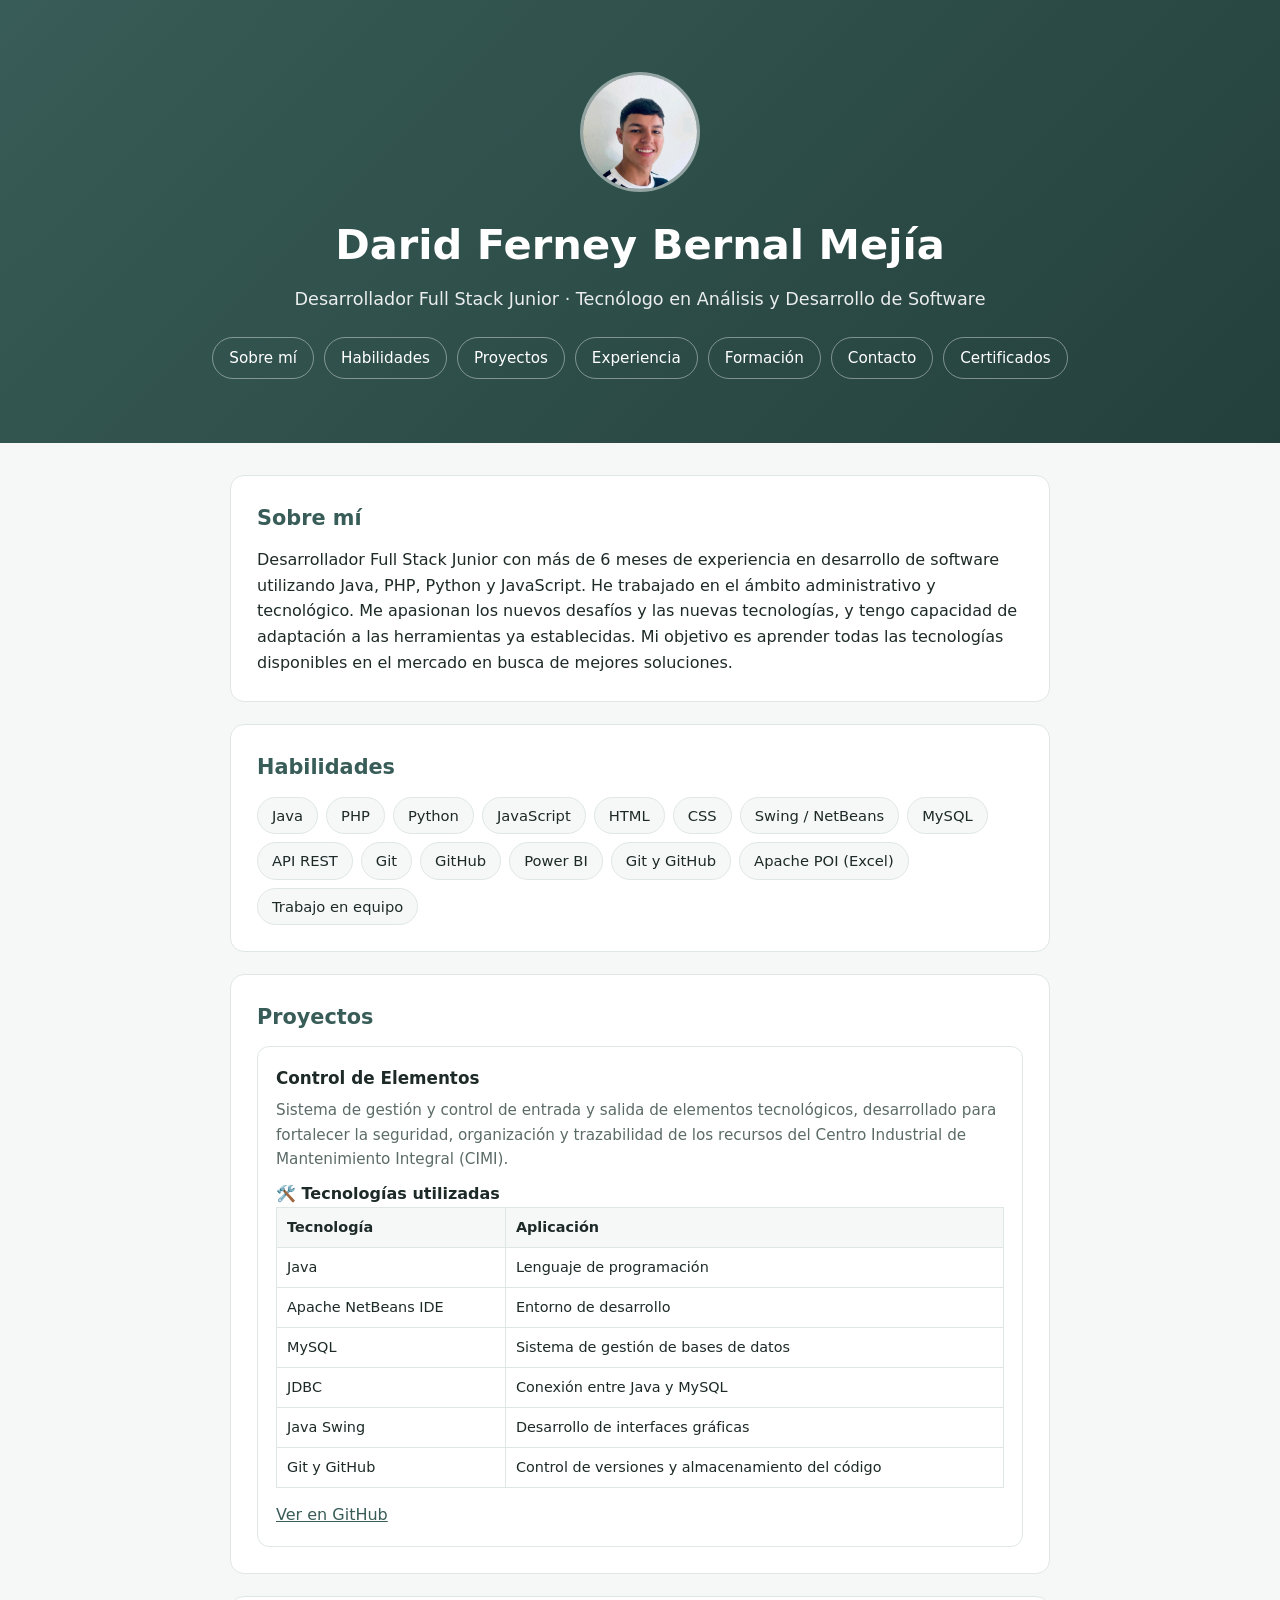
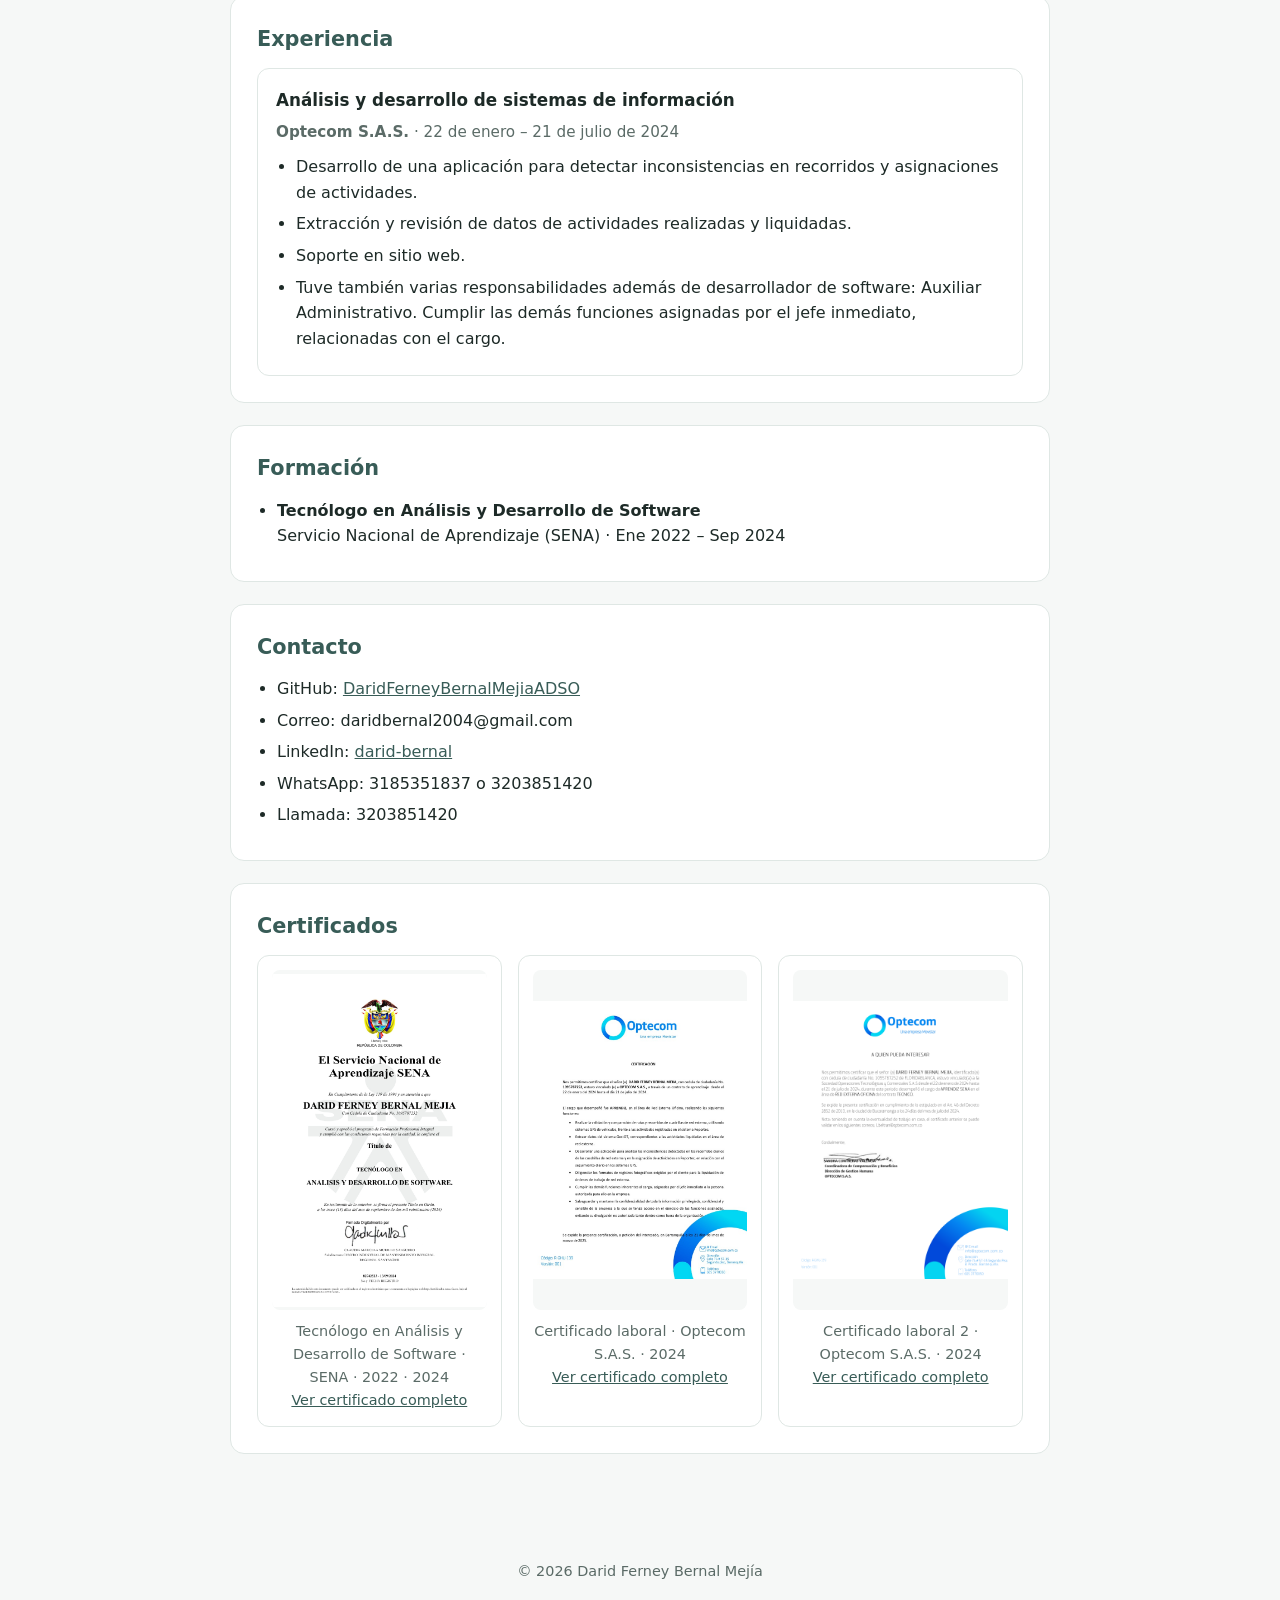
<file: index.html>
<!DOCTYPE html>
<html lang="es">
<head>
<meta charset="UTF-8">
<meta name="viewport" content="width=device-width, initial-scale=1">
<title>Darid Ferney Bernal Mejía | Portafolio</title>
<meta name="description" content="Desarrollador Full Stack, Tecnólogo en Análisis y Desarrollo de Software (SENA). Java, PHP, Python, JavaScript y MySQL.">
<link rel="stylesheet" href="css/estilos.css">
</head>
<body>

<header>
  <img class="avatar" src="imagen_darid.jpg" alt="Foto de Darid">
  <h1>Darid Ferney Bernal Mejía</h1>
  <p>Desarrollador Full Stack Junior · Tecnólogo en Análisis y Desarrollo de Software</p>
  <nav>
    <a href="#sobre-mi">Sobre mí</a>
    <a href="#habilidades">Habilidades</a>
    <a href="#proyectos">Proyectos</a>
    <a href="#experiencia">Experiencia</a>
    <a href="#formacion">Formación</a>
    <a href="#contacto">Contacto</a>
    <a href="#certificados">Certificados</a>
  </nav>
</header>

<main>

  <section id="sobre-mi">
    <h2>Sobre mí</h2>
    <p>
      Desarrollador Full Stack Junior con más de 6 meses de experiencia en desarrollo de software utilizando
      Java, PHP, Python y JavaScript. He trabajado en el ámbito administrativo y tecnológico. Me apasionan
      los nuevos desafíos y las nuevas tecnologías, y tengo capacidad de adaptación a las herramientas ya
      establecidas. Mi objetivo es aprender todas las tecnologías disponibles en el mercado en busca de
      mejores soluciones.
    </p>
  </section>

  <section id="habilidades">
    <h2>Habilidades</h2>
    <div class="tags">
      <span>Java</span>
      <span>PHP</span>
      <span>Python</span>
      <span>JavaScript</span>
      <span>HTML</span>
      <span>CSS</span>
      <span>Swing / NetBeans</span>
      <span>MySQL</span>
      <span>API REST</span>
      <span>Git</span>
      <span>GitHub</span>
      <span>Power BI</span>
      <span>Git y GitHub</span>
      <span>Apache POI (Excel)</span>
      <span>Trabajo en equipo</span>
    </div>
  </section>

  <section id="proyectos">
    <h2>Proyectos</h2>
    <div class="grid">
      <div class="proj">
        <h3>Control de Elementos</h3>
        <p>Sistema de gestión y control de entrada y salida de elementos tecnológicos, desarrollado para fortalecer la seguridad, organización y trazabilidad de los recursos del Centro Industrial de Mantenimiento Integral (CIMI). </p>
        <h4>🛠️ Tecnologías utilizadas</h4>
        <div class="tabla-contenedor">
          <table class="tabla-tecnologias">
            <thead>
              <tr>
                <th scope="col">Tecnología</th>
                <th scope="col">Aplicación</th>
              </tr>
            </thead>
            <tbody>
              <tr><td>Java</td><td>Lenguaje de programación</td></tr>
              <tr><td>Apache NetBeans IDE</td><td>Entorno de desarrollo</td></tr>
              <tr><td>MySQL</td><td>Sistema de gestión de bases de datos</td></tr>
              <tr><td>JDBC</td><td>Conexión entre Java y MySQL</td></tr>
              <tr><td>Java Swing</td><td>Desarrollo de interfaces gráficas</td></tr>
              <tr><td>Git y GitHub</td><td>Control de versiones y almacenamiento del código</td></tr>
            </tbody>
          </table>
        </div>
        <a href="https://github.com/DaridFerneyBernalMejiaADSO/control-elementos">Ver en GitHub</a>
      </div>
    </div>
  </section>

  <section id="experiencia">
    <h2>Experiencia</h2>
    <div class="proj">
      <h3>Análisis y desarrollo de sistemas de información</h3>
      <p><strong>Optecom S.A.S.</strong> · 22 de enero – 21 de julio de 2024</p>
      <ul>
        <li>Desarrollo de una aplicación para detectar inconsistencias en recorridos y asignaciones de actividades.</li>
        <li>Extracción y revisión de datos de actividades realizadas y liquidadas.</li>
        <li>Soporte en sitio web.</li>
        <li>Tuve también varias responsabilidades además de desarrollador de software: Auxiliar Administrativo. Cumplir las demás funciones asignadas por el jefe inmediato, relacionadas con el cargo. </li>
       
        
        
      </ul>
    </div>
  </section>

  <section id="formacion">
    <h2>Formación</h2>
    <ul>
      <li><strong>Tecnólogo en Análisis y Desarrollo de Software</strong><br>Servicio Nacional de Aprendizaje (SENA) · Ene 2022 – Sep 2024</li>
    </ul>
  </section>

  <section id="contacto">
    <h2>Contacto</h2>
    <ul>
      <li>GitHub: <a href="https://github.com/DaridFerneyBernalMejiaADSO">DaridFerneyBernalMejiaADSO</a></li>
      <li>Correo: daridbernal2004@gmail.com</li>
      <li>LinkedIn: <a href="https://www.linkedin.com/in/darid-bernal">darid-bernal</a></li>
      <li>WhatsApp: 3185351837 o 3203851420</li>
      <li>Llamada: 3203851420</li>
    </ul>
  </section>

  <section id="certificados">
    <h2>Certificados</h2>
    <div class="certificados-grid">
      <figure class="certificado">
        <a href="certificados/tecnologo-sena.pdf" target="_blank" rel="noopener noreferrer">
          <img src="certificados/tecnologo-sena.jpg" alt="Vista previa del certificado de Tecnólogo en Análisis y Desarrollo de Software del SENA">
        </a>
        <figcaption>
          Tecnólogo en Análisis y Desarrollo de Software · SENA · 2022 · 2024<br>
          <a href="certificados/tecnologo-sena.pdf" target="_blank" rel="noopener noreferrer">Ver certificado completo</a>
        </figcaption>
      </figure>
      <figure class="certificado">
        <a href="certificados/experiencia-optecom.pdf" target="_blank" rel="noopener noreferrer">
          <img src="certificados/experiencia-optecom.jpg" alt="Primera página del certificado laboral de Optecom S.A.S.">
        </a>
        <figcaption>
          Certificado laboral · Optecom S.A.S. · 2024<br>
          <a href="certificados/experiencia-optecom.pdf" target="_blank" rel="noopener noreferrer">Ver certificado completo</a>
        </figcaption>
      </figure>
      <figure class="certificado">
        <a href="certificados/experiencia-optecom-2.pdf" target="_blank" rel="noopener noreferrer">
          <img src="certificados/experiencia-optecom-2.png" alt="Primera página del segundo certificado laboral de Optecom S.A.S.">
        </a>
        <figcaption>
          Certificado laboral 2 · Optecom S.A.S. · 2024<br>
          <a href="certificados/experiencia-optecom-2.pdf" target="_blank" rel="noopener noreferrer">Ver certificado completo</a>
        </figcaption>
      </figure>
    </div>
  </section>

</main>

<footer>© 2026 Darid Ferney Bernal Mejía</footer>

</body>
</html>
</file>
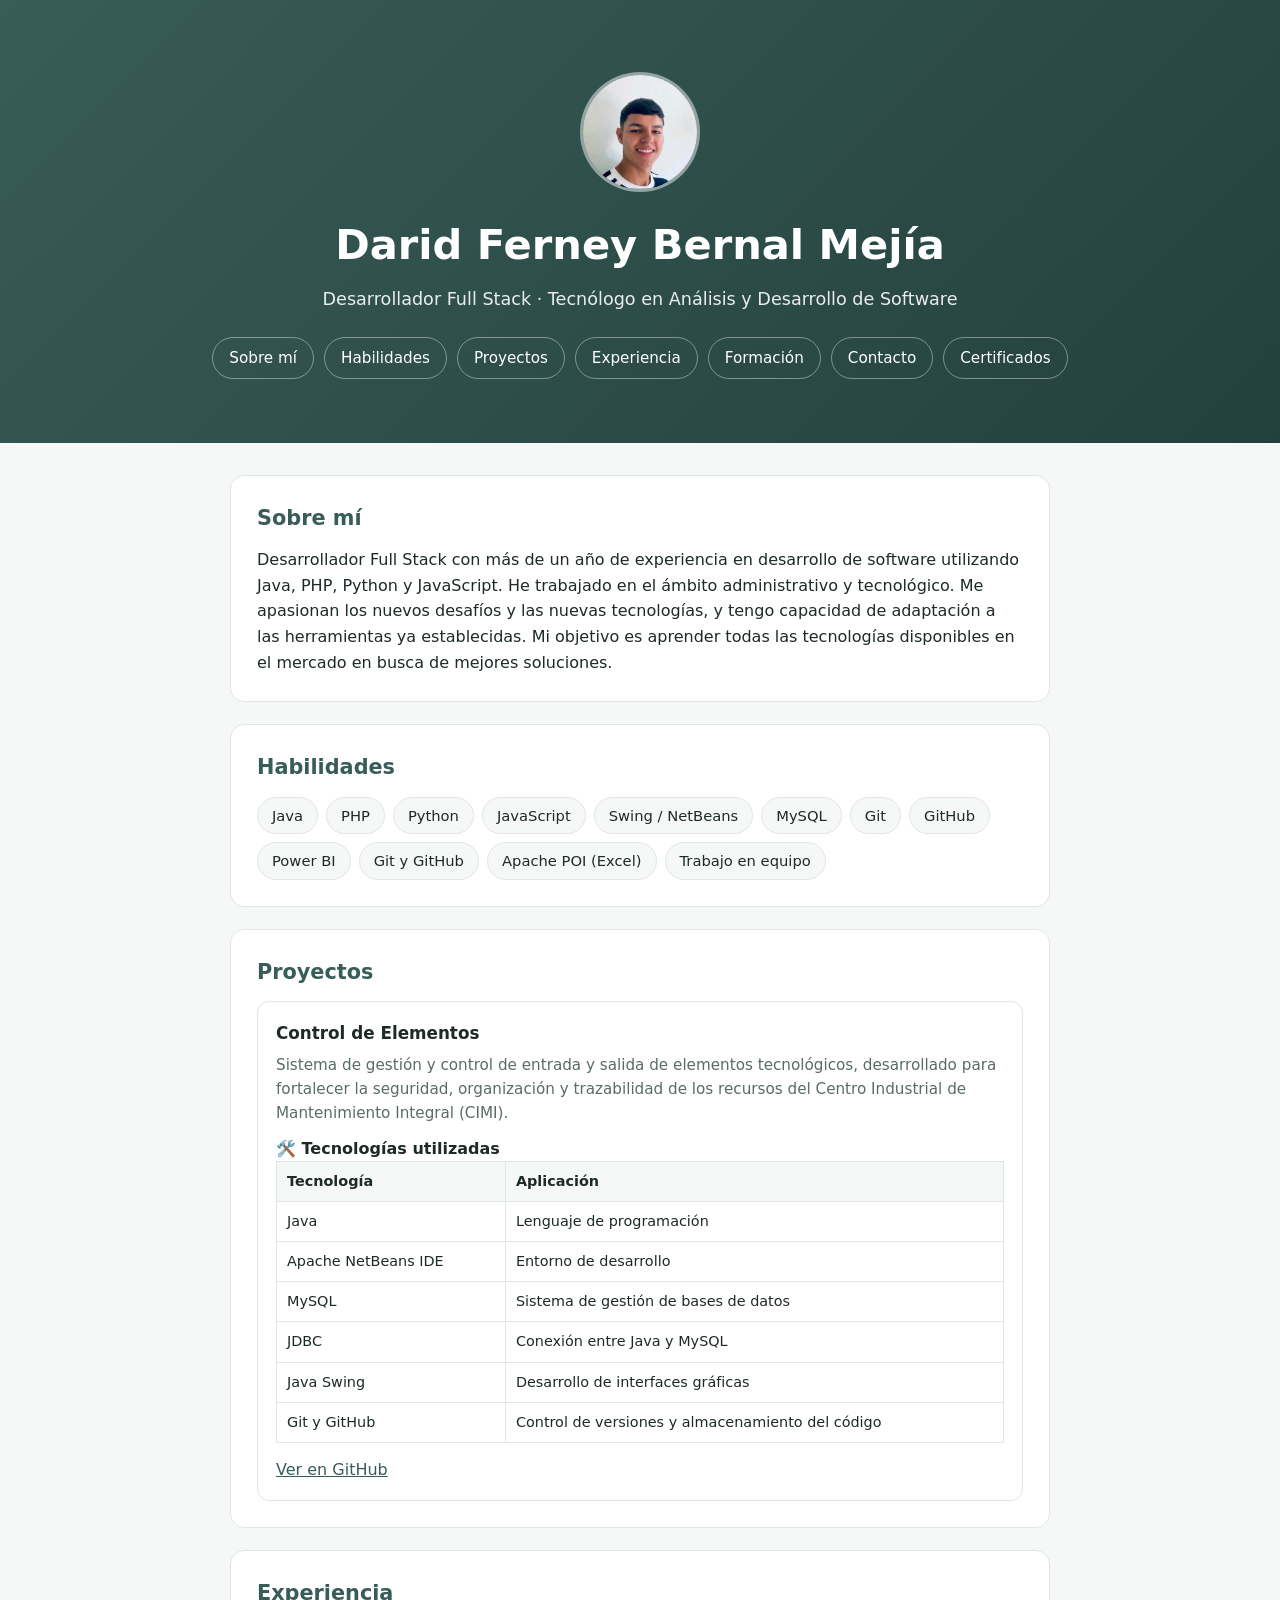
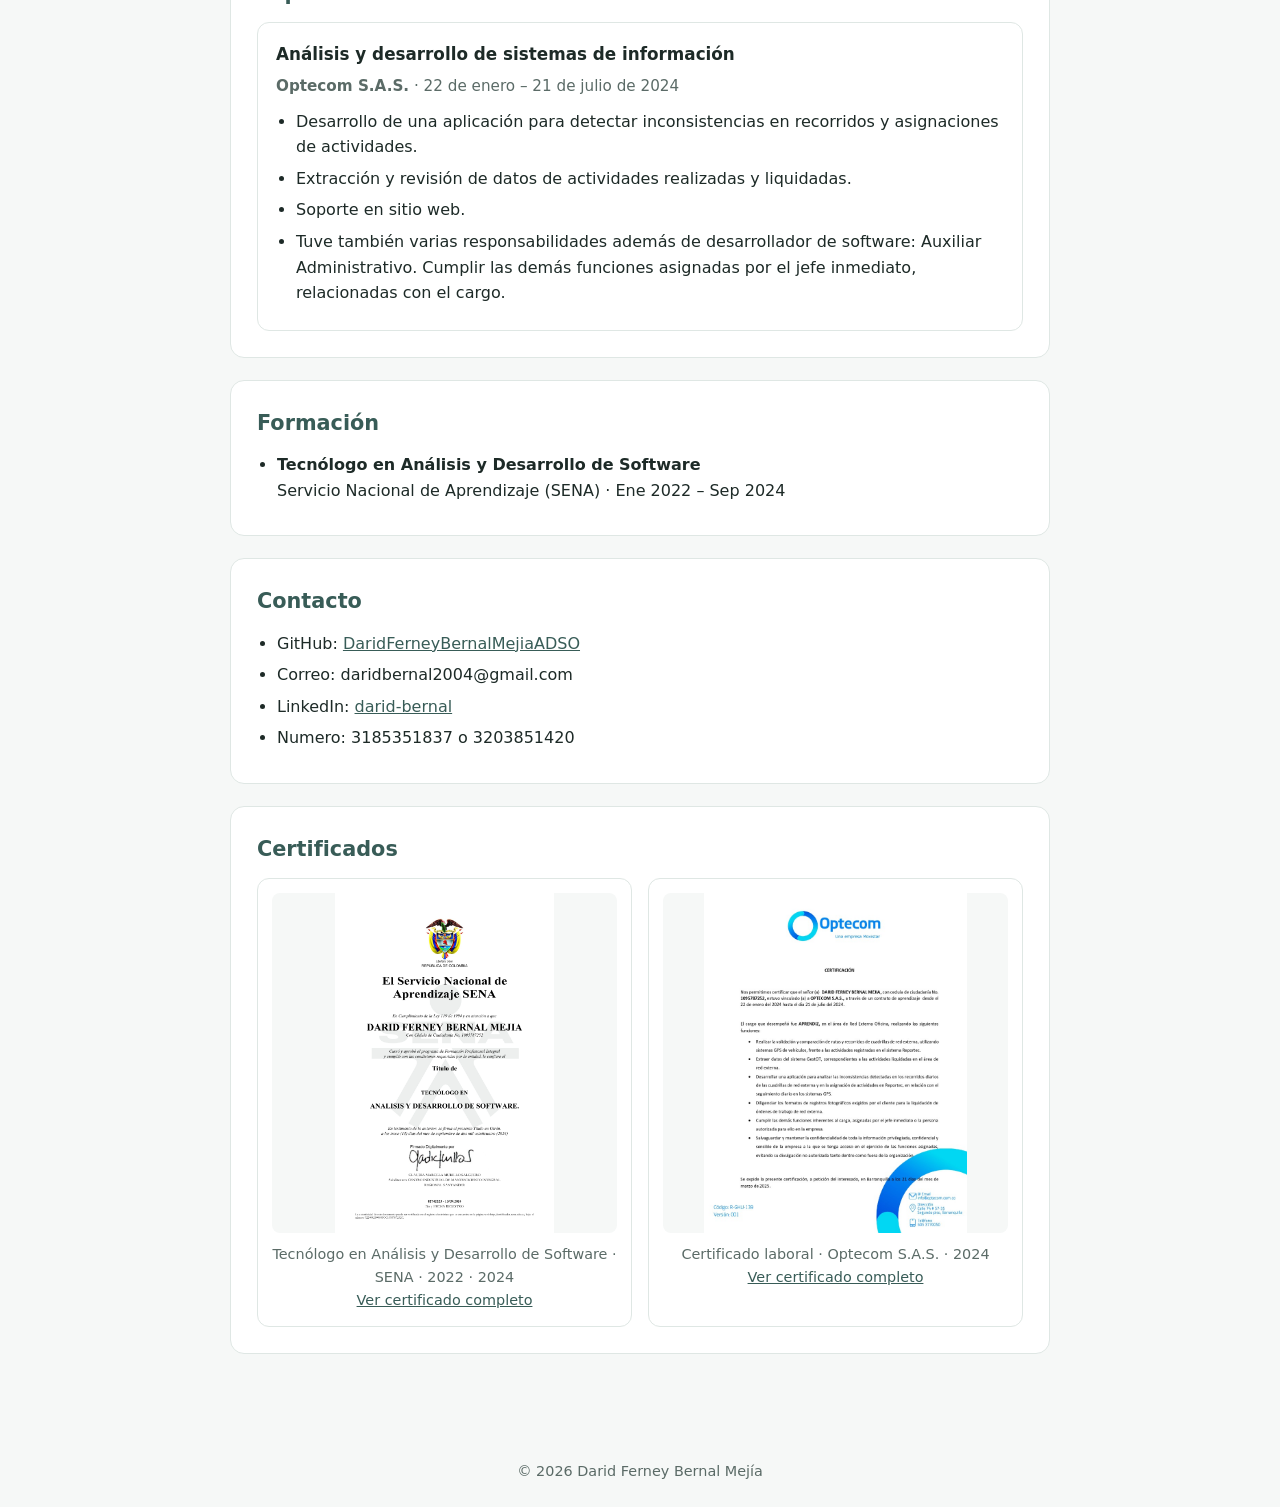
<file: index .html>
<!DOCTYPE html>
<html lang="es">
<head>
<meta charset="UTF-8">
<meta name="viewport" content="width=device-width, initial-scale=1">
<title>Darid Ferney Bernal Mejía | Portafolio</title>
<meta name="description" content="Desarrollador Full Stack, Tecnólogo en Análisis y Desarrollo de Software (SENA). Java, PHP, Python, JavaScript y MySQL.">
<link rel="stylesheet" href="css/estilos.css">
</head>
<body>

<header>
  <img class="avatar" src="imagen_darid.jpg" alt="Foto de Darid">
  <h1>Darid Ferney Bernal Mejía</h1>
  <p>Desarrollador Full Stack · Tecnólogo en Análisis y Desarrollo de Software</p>
  <nav>
    <a href="#sobre-mi">Sobre mí</a>
    <a href="#habilidades">Habilidades</a>
    <a href="#proyectos">Proyectos</a>
    <a href="#experiencia">Experiencia</a>
    <a href="#formacion">Formación</a>
    <a href="#contacto">Contacto</a>
    <a href="#certificados">Certificados</a>
  </nav>
</header>

<main>

  <section id="sobre-mi">
    <h2>Sobre mí</h2>
    <p>
      Desarrollador Full Stack con más de un año de experiencia en desarrollo de software utilizando
      Java, PHP, Python y JavaScript. He trabajado en el ámbito administrativo y tecnológico. Me apasionan
      los nuevos desafíos y las nuevas tecnologías, y tengo capacidad de adaptación a las herramientas ya
      establecidas. Mi objetivo es aprender todas las tecnologías disponibles en el mercado en busca de
      mejores soluciones.
    </p>
  </section>

  <section id="habilidades">
    <h2>Habilidades</h2>
    <div class="tags">
      <span>Java</span>
      <span>PHP</span>
      <span>Python</span>
      <span>JavaScript</span>
      <span>Swing / NetBeans</span>
      <span>MySQL</span>
      <span>Git</span>
      <span>GitHub</span>
      <span>Power BI</span>
      <span>Git y GitHub</span>
      <span>Apache POI (Excel)</span>
      <span>Trabajo en equipo</span>
    </div>
  </section>

  <section id="proyectos">
    <h2>Proyectos</h2>
    <div class="grid">
      <div class="proj">
        <h3>Control de Elementos</h3>
        <p>Sistema de gestión y control de entrada y salida de elementos tecnológicos, desarrollado para fortalecer la seguridad, organización y trazabilidad de los recursos del Centro Industrial de Mantenimiento Integral (CIMI). </p>
        <h4>🛠️ Tecnologías utilizadas</h4>
        <div class="tabla-contenedor">
          <table class="tabla-tecnologias">
            <thead>
              <tr>
                <th scope="col">Tecnología</th>
                <th scope="col">Aplicación</th>
              </tr>
            </thead>
            <tbody>
              <tr><td>Java</td><td>Lenguaje de programación</td></tr>
              <tr><td>Apache NetBeans IDE</td><td>Entorno de desarrollo</td></tr>
              <tr><td>MySQL</td><td>Sistema de gestión de bases de datos</td></tr>
              <tr><td>JDBC</td><td>Conexión entre Java y MySQL</td></tr>
              <tr><td>Java Swing</td><td>Desarrollo de interfaces gráficas</td></tr>
              <tr><td>Git y GitHub</td><td>Control de versiones y almacenamiento del código</td></tr>
            </tbody>
          </table>
        </div>
        <a href="https://github.com/DaridFerneyBernalMejiaADSO/control-elementos">Ver en GitHub</a>
      </div>
    </div>
  </section>

  <section id="experiencia">
    <h2>Experiencia</h2>
    <div class="proj">
      <h3>Análisis y desarrollo de sistemas de información</h3>
      <p><strong>Optecom S.A.S.</strong> · 22 de enero – 21 de julio de 2024</p>
      <ul>
        <li>Desarrollo de una aplicación para detectar inconsistencias en recorridos y asignaciones de actividades.</li>
        <li>Extracción y revisión de datos de actividades realizadas y liquidadas.</li>
        <li>Soporte en sitio web.</li>
        <li>Tuve también varias responsabilidades además de desarrollador de software: Auxiliar Administrativo. Cumplir las demás funciones asignadas por el jefe inmediato, relacionadas con el cargo. </li>
       
        
        
      </ul>
    </div>
  </section>

  <section id="formacion">
    <h2>Formación</h2>
    <ul>
      <li><strong>Tecnólogo en Análisis y Desarrollo de Software</strong><br>Servicio Nacional de Aprendizaje (SENA) · Ene 2022 – Sep 2024</li>
    </ul>
  </section>

  <section id="contacto">
    <h2>Contacto</h2>
    <ul>
      <li>GitHub: <a href="https://github.com/DaridFerneyBernalMejiaADSO">DaridFerneyBernalMejiaADSO</a></li>
      <li>Correo: daridbernal2004@gmail.com</li>
      <li>LinkedIn: <a href="https://www.linkedin.com/in/darid-bernal">darid-bernal</a></li>
      <li>Numero: 3185351837 o 3203851420</li>
    </ul>
  </section>

  <section id="certificados">
    <h2>Certificados</h2>
    <div class="certificados-grid">
      <figure class="certificado">
        <a href="certificados/tecnologo-sena.pdf" target="_blank" rel="noopener noreferrer">
          <img src="certificados/tecnologo-sena.jpg" alt="Vista previa del certificado de Tecnólogo en Análisis y Desarrollo de Software del SENA">
        </a>
        <figcaption>
          Tecnólogo en Análisis y Desarrollo de Software · SENA · 2022 · 2024<br>
          <a href="certificados/tecnologo-sena.pdf" target="_blank" rel="noopener noreferrer">Ver certificado completo</a>
        </figcaption>
      </figure>
      <figure class="certificado">
        <a href="certificados/experiencia-optecom.pdf" target="_blank" rel="noopener noreferrer">
          <img src="certificados/experiencia-optecom.jpg" alt="Primera página del certificado laboral de Optecom S.A.S.">
        </a>
        <figcaption>
          Certificado laboral · Optecom S.A.S. · 2024<br>
          <a href="certificados/experiencia-optecom.pdf" target="_blank" rel="noopener noreferrer">Ver certificado completo</a>
        </figcaption>
      </figure>
    </div>
  </section>

</main>

<footer>© 2026 Darid Ferney Bernal Mejía</footer>

</body>
</html>
</file>
<file: css/estilos.css>
/* Colores reutilizables en todo el sitio. */
:root {
  --bg: #f6f8f7;
  --card: #ffffff;
  --text: #1d2a27;
  --muted: #5b6b67;
  --accent: #385c57;
  --accent-2: #6f9a93;
  --border: #dfe7e4;
}

/* Cambia la paleta cuando el dispositivo tiene activado el modo oscuro. */
@media (prefers-color-scheme: dark) {
  :root {
    --bg: #101614;
    --card: #17201d;
    --text: #e8f0ed;
    --muted: #9bb0aa;
    --border: #26332f;
    --accent: #7fb3aa;
    --accent-2: #385c57;
  }
}

/* Hace que el tamaño incluya bordes y elimina márgenes predeterminados. */
* {
  box-sizing: border-box;
  margin: 0;
  padding: 0
}

/* Estilos generales del texto y fondo de la página. */
body {
  font-family: system-ui, -apple-system, "Segoe UI", Roboto, sans-serif;
  background: var(--bg);
  color: var(--text);
  line-height: 1.6
}

/* Color general de los enlaces. */
a {
  color: var(--accent)
}

/* Cabecera principal con fondo degradado y contenido centrado. */
header {
  background: linear-gradient(135deg, #385c57, #24403c);
  color: #fff;
  padding: 72px 20px 64px;
  text-align: center
}

/* Foto de perfil circular; object-fit evita deformar la imagen. */
.avatar {
  width: 120px;
  height: 120px;
  border-radius: 50%;
  background: #ffffff22;
  border: 3px solid #ffffff66;
  margin: 0 auto 20px;
  display: block;
  object-fit: cover
}

/* Ajusta el tamaño del nombre en la cabecera según el ancho de pantalla. */
header h1 {
  font-size: clamp(1.8rem, 5vw, 2.6rem)
}

/* Presentación breve debajo del nombre. */
header p {
  opacity: .9;
  margin-top: 6px;
  font-size: 1.1rem
}

/* Distribuye los enlaces de navegación y permite que salten de línea. */
nav {
  display: flex;
  gap: 10px;
  justify-content: center;
  flex-wrap: wrap;
  margin-top: 24px
}

/* Apariencia de cada botón de navegación. */
nav a {
  color: #fff;
  text-decoration: none;
  border: 1px solid #ffffff66;
  padding: 8px 16px;
  border-radius: 999px;
  font-size: .95rem
}

/* Resalta el botón cuando el cursor pasa sobre él. */
nav a:hover {
  background: #ffffff22
}

/* Limita y centra el ancho del contenido principal. */
main {
  max-width: 860px;
  margin: 0 auto;
  padding: 32px 20px 60px
}

/* Apariencia común de las secciones del portafolio. */
section {
  background: var(--card);
  border: 1px solid var(--border);
  border-radius: 14px;
  padding: 26px;
  margin-bottom: 22px
}

/* Estilo de los títulos de sección. */
h2 {
  color: var(--accent);
  margin-bottom: 12px;
  font-size: 1.3rem
}

/* Acomoda las habilidades como etiquetas que pueden envolverse. */
.tags {
  display: flex;
  flex-wrap: wrap;
  gap: 8px
}

/* Apariencia de cada etiqueta de habilidad. */
.tags span {
  background: var(--bg);
  border: 1px solid var(--border);
  padding: 6px 14px;
  border-radius: 999px;
  font-size: .92rem
}

/* Cuadrícula adaptable: las columnas se ajustan al espacio disponible. */
.grid {
  display: grid;
  gap: 16px;
  grid-template-columns: repeat(auto-fit, minmax(240px, 1fr))
}

/* Contenedor individual de cada proyecto. */
.proj {
  border: 1px solid var(--border);
  border-radius: 12px;
  padding: 18px
}

/* Título de un proyecto. */
.proj h3 {
  font-size: 1.05rem;
  margin-bottom: 6px
}

/* Descripción del proyecto con color de texto secundario. */
.proj p {
  color: var(--muted);
  font-size: .95rem;
  margin-bottom: 10px
}

/* Tabla de tecnologías; el contenedor permite desplazarla en pantallas estrechas. */
.tabla-contenedor {
  overflow-x: auto;
  margin-bottom: 14px
}

.tabla-tecnologias {
  width: 100%;
  border-collapse: collapse;
  font-size: .9rem
}

.tabla-tecnologias th,
.tabla-tecnologias td {
  border: 1px solid var(--border);
  padding: 8px 10px;
  text-align: left
}

.tabla-tecnologias th {
  background: var(--bg)
}

/* Organiza los certificados en recuadros que se adaptan al ancho disponible. */
.certificados-grid {
  display: grid;
  grid-template-columns: repeat(auto-fit, minmax(240px, 1fr));
  gap: 16px
}

/* Recuadro individual de cada certificado. */
.certificado {
  min-width: 0;
  border: 1px solid var(--border);
  border-radius: 12px;
  padding: 14px
}

/* Reduce las vistas previas sin deformar las imágenes. */
.certificado img {
  display: block;
  width: 100%;
  height: 340px;
  object-fit: contain;
  border-radius: 8px;
  background: var(--bg)
}

.certificado figcaption {
  margin-top: 10px;
  color: var(--muted);
  text-align: center;
  font-size: .9rem
}

/* Sangría de las listas de formación y contacto. */
ul {
  padding-left: 20px
}

/* Espacio entre elementos de las listas. */
li {
  margin-bottom: 6px
}

/* Pie de página centrado con texto secundario. */
footer {
  text-align: center;
  color: var(--muted);
  padding: 24px;
  font-size: .9rem
}
</file>
